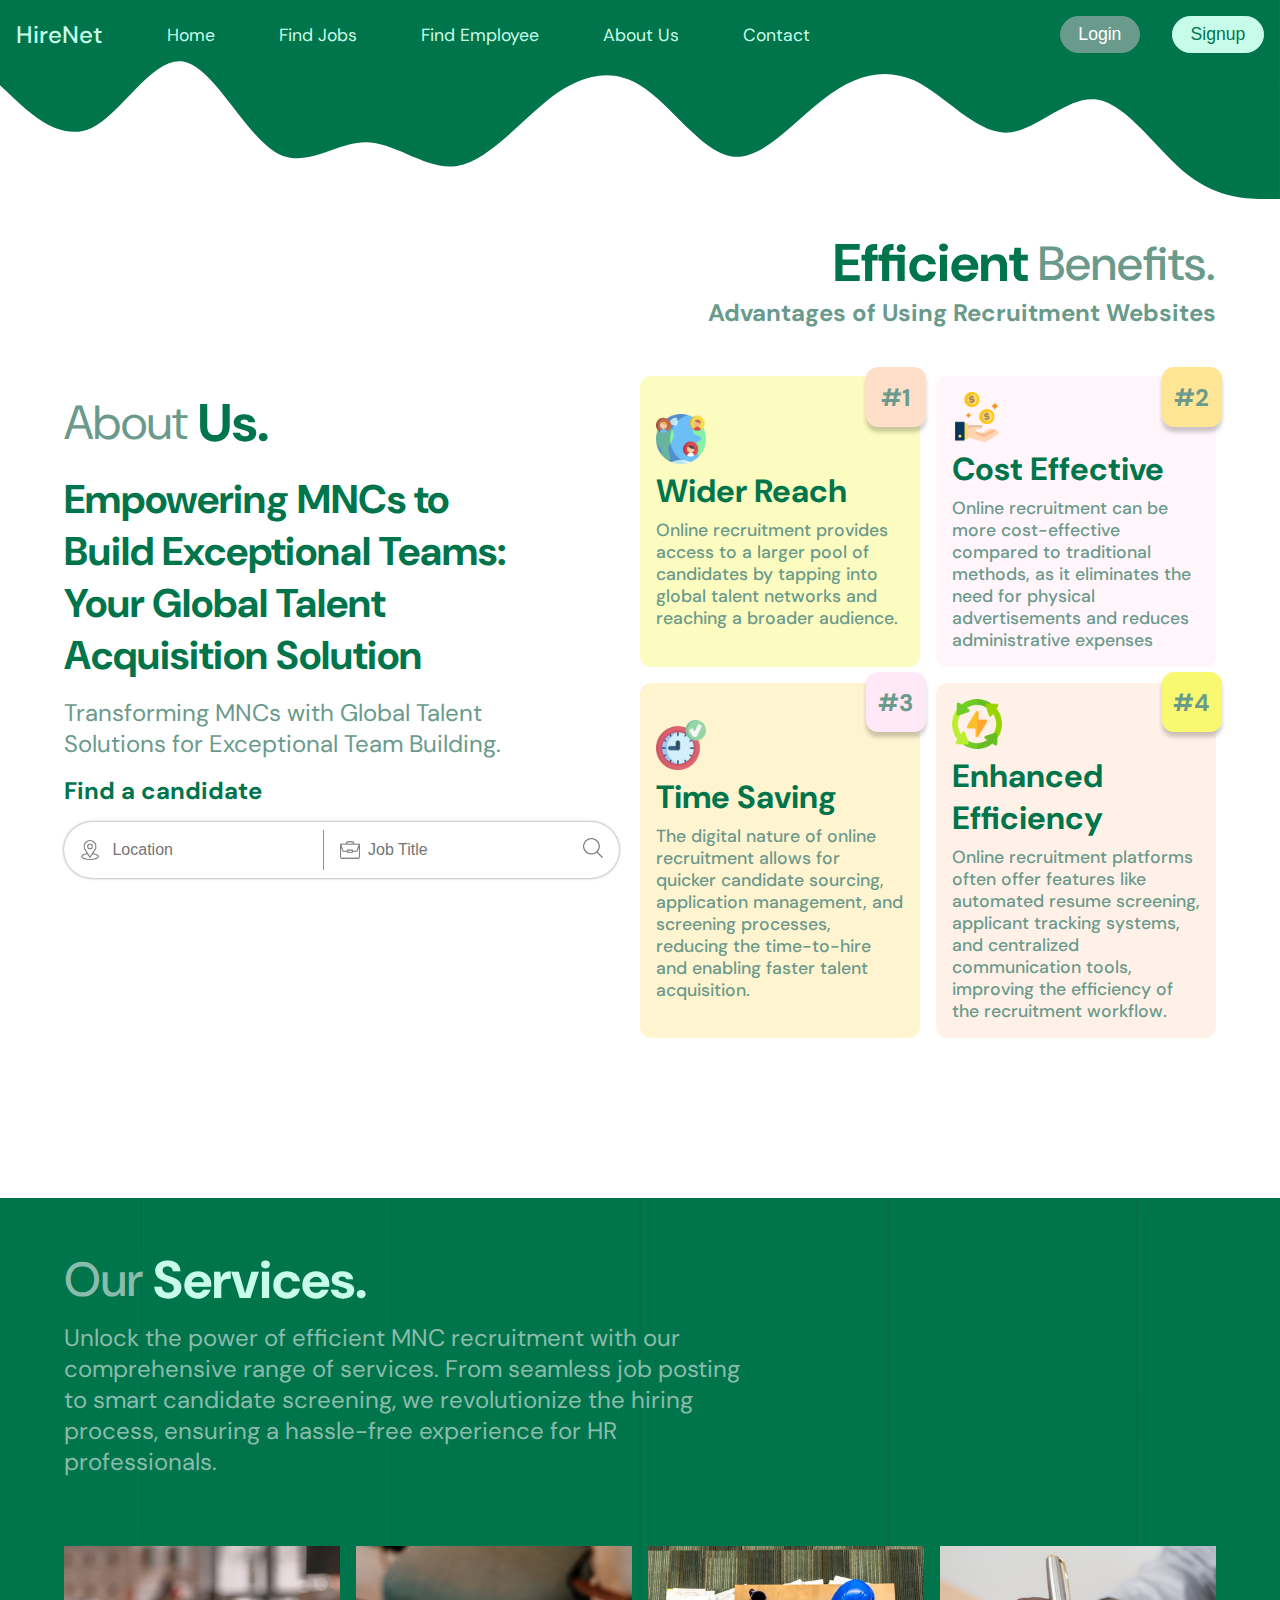
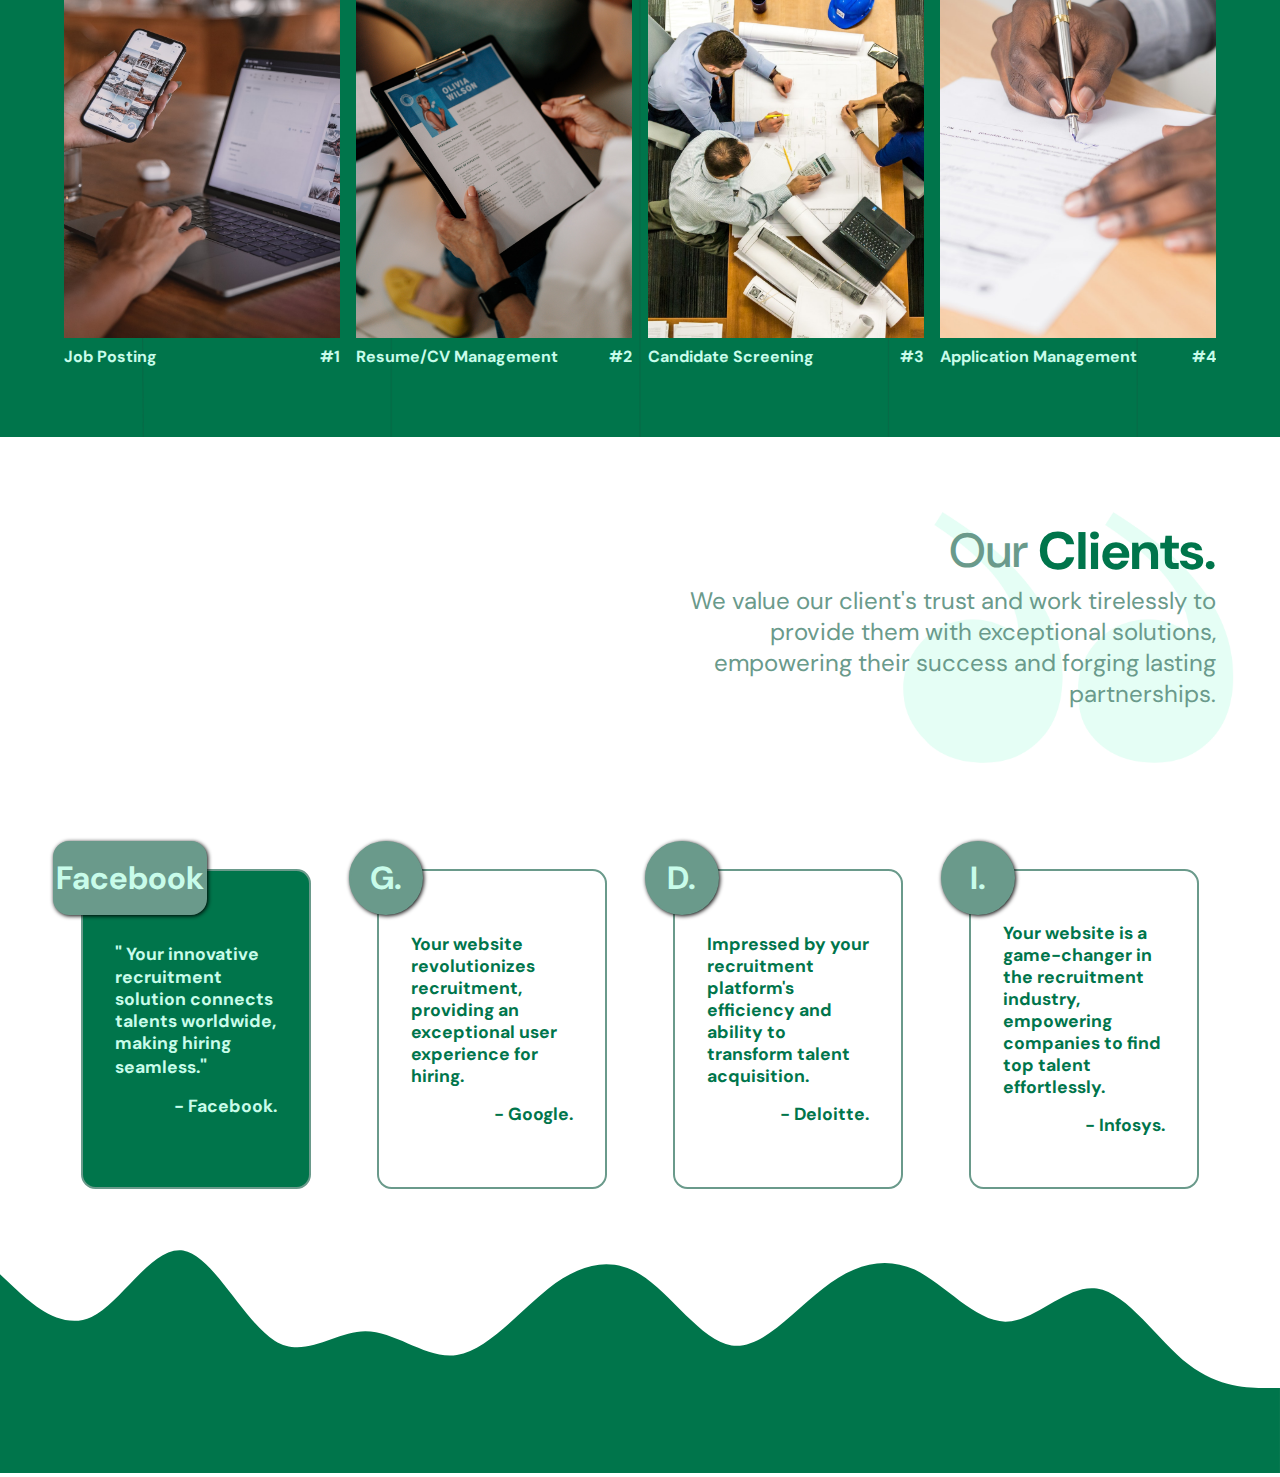
<file: index.html>
<!DOCTYPE html>
<html lang="en">
<head>
    <meta charset="UTF-8">
    <meta name="viewport" content="width=device-width, initial-scale=1.0">
    <link rel="stylesheet" href="./css/LandingPage.css">
    <link rel="preconnect" href="https://fonts.googleapis.com">
<link rel="preconnect" href="https://fonts.gstatic.com" crossorigin>
<link href="https://fonts.googleapis.com/css2?family=DM+Sans:wght@400;500;700&display=swap" rel="stylesheet">
    <title>HireNet</title>
</head>
<body>
    
    <div class="nav-back">
        <svg xmlns="http://www.w3.org/2000/svg" viewBox="0 0 1440 320">
            <path fill="#00754B" fill-opacity="1" d="M0,96L17.1,112C34.3,128,69,160,103,144C137.1,128,171,64,206,69.3C240,75,274,149,309,170.7C342.9,192,377,160,411,160C445.7,160,480,192,514,186.7C548.6,181,583,139,617,112C651.4,85,686,75,720,96C754.3,117,789,171,823,176C857.1,181,891,139,926,112C960,85,994,75,1029,90.7C1062.9,107,1097,149,1131,149.3C1165.7,149,1200,107,1234,112C1268.6,117,1303,171,1337,197.3C1371.4,224,1406,224,1423,224L1440,224L1440,0L1422.9,0C1405.7,0,1371,0,1337,0C1302.9,0,1269,0,1234,0C1200,0,1166,0,1131,0C1097.1,0,1063,0,1029,0C994.3,0,960,0,926,0C891.4,0,857,0,823,0C788.6,0,754,0,720,0C685.7,0,651,0,617,0C582.9,0,549,0,514,0C480,0,446,0,411,0C377.1,0,343,0,309,0C274.3,0,240,0,206,0C171.4,0,137,0,103,0C68.6,0,34,0,17,0L0,0Z"></path>
          </svg>
       </div>
    <div class="main-container">
       
        <nav class="navbar-container">
            <div class="links-main-container">
                <div class="logo">HireNet</div>
                <div class="links-div">
                    
                <ul class="links"><a href="">Home</a></ul>
                <ul class="links"><a href="">Find Jobs</a></ul>
                <ul class="links"><a href="hireingPage.html">Find Employee</a></ul>
                <ul class="links"><a href="">About Us</a></ul>
                <ul class="links"><a href="">Contact</a></ul>
            </div>
            </div>
          
            

            <div class="register-buttons-div">   
                
            <ul><a href="loginPage.html">
                <button class="login-button">Login</button>
              </a></ul>
            <ul>
                <a href="/registerPage.html"> <button class="signup-button">Signup</button></a></ul>
            </div>

            <div class="hamburger">
            <div class="line"></div>
           </div>

           <div class="hamburger-menu">
                <div class="hamburger-links-div">
                    <ul class="hamburger-links"><a href="">Home</a></ul>
                    <ul class="links"><a href="">Find Jobs</a></ul>
                    <ul class="links"><a href="hireingPage.html">Find Employee</a></ul>
                    <ul class="links"><a href="">About Us</a></ul>
                    <ul class="links"><a href="">Contact</a></ul>
                <ul class="hamburger-login-button">
                    <a href="loginPage.html"> <p>Login</p></a>
                    </ul>
                <ul class="hamburger-signup-button">
                    <a  href="/registerPage.html"><p>Signup</p></a></ul>
                </div>
           </div>

        </nav>
        
        
       
    </div>
  
    <section class="intro-section">

        <div class="intro-container">

            <div class="intro-wrapper">
                <!-- <div class="circle"></div> -->
                <div class="introduction">
                    <p>About  <span> Us.</span></p>

                    <p id="dynamic-text" >Empowering MNCs to Build Exceptional Teams: Your Global Talent Acquisition Solution </p>
                    <p id="sub-intro">Transforming MNCs with Global Talent Solutions for Exceptional Team Building.</p>
                    <div class="candidates-container">
                        <h1>Find a candidate</h1>
                        <form class="form" action="resultPage.html" method="GET">
                            <div class="input-bar">
                                <div class="input-holder">
                                    <div class="location-icon"></div>
                                    <input type="text" class="search-bar" id="searchLocation" placeholder=" Location ">
    
                                </div>
                                
                                    <div class="linebreak"></div>
                              
                               
                                <div  class="input-holder">
                                    <div class="job-icon"></div>
                                    <input type="text" class="search-bar" id="searchJob" placeholder="Job Title">
                                </div>
                               <div class="search-div">
                                <button type="submit" id="searchButton"></button>
                               </div>
                            </div>
                        </form>
                     
                        
                        
                    </div>
                </div>
                

                <div class="benefits-main-container-div">
                    
                    
                    <div class="benefits-head-div">
                        <h1 class="benefits-heading"><span>
                            Efficient </span>  Benefits.</h1>
                        <h3 class="benefits-sub-head">Advantages of Using Recruitment Websites</h3>
                    </div>
                  
                <div class="benefits-main-container">
                    <div class="benefits">
                       
                        <div class="benefits-icons benefits-icon1"></div>
                        <h1>Wider Reach </h1>
                        <p>
                            Online recruitment provides access to a larger pool of candidates by tapping into global talent networks and reaching a broader audience.
                        </p>
                    </div>
    
    
                    <div class="benefits">
                       
                        <div class="benefits-icons benefits-icon2"></div>
                        <h1>Cost Effective </h1>
                        <p>
                            Online recruitment can be more cost-effective compared to traditional methods, as it eliminates the need for physical advertisements and reduces administrative expenses
                        </p>
                    </div>
    
                    <div class="benefits ">
                       
                        <div class=" benefits-icons benefits-icon3"></div>
                        <h1>Time Saving </h1>
                        <p>
                            The digital nature of online recruitment allows for quicker candidate sourcing, application management, and screening processes, reducing the time-to-hire and enabling faster talent acquisition.
                        </p>
                    </div>
    
                    <div class="benefits">
                      
                        <div class="benefits-icons benefits-icon4"></div>
                        <h1>Enhanced Efficiency </h1>
                        <p>
                            Online recruitment platforms often offer features like automated resume screening, applicant tracking systems, and centralized communication tools, improving the efficiency of the recruitment workflow.
                        </p>
                    </div>
                </div>
                </div>
            </div>
        </div>

<!-- 
        <div class="scorll-down-btn">
            <div>
              <div class="left"></div>
              <div class="right"></div>
            </div>
          </div> -->
    </section >
    
    

    <section class="services-section">
       
        <div class="services-main-container">
            <div class="services-back-lines"></div>
            <div class="services-wrapper">
                <div class="services-head">
                    <h1 class="services-heading" >Our <span>Services.</span></h1>
                    <p class="services-sub-head">Unlock the power of efficient MNC recruitment with our comprehensive range of services. From seamless job posting to smart candidate screening, we revolutionize the hiring process, ensuring a hassle-free experience for HR professionals.</p>
                </div>
              
                <div class="services-div">
                    <div class="services">
                        <div class="services-img1">
                            <div class="services-box"></div>
                            <div class="services-box"></div>
                            <div class="services-box"></div>
                            <div class="services-box"></div>
                        </div>
                        <div class="services-info">
                            <h1>Job Posting</h1>
                            <h1>#1</h1>
                        </div>
                        
                    </div>
                    <div class="services">

                        <div class="services-img2">
                            <div class="services-box"></div>
                            <div class="services-box"></div>
                            <div class="services-box"></div>
                            <div class="services-box"></div>
                        </div>
                        <div class="services-info">
                        <h1>Resume/CV Management</h1>
                        <h1>#2</h1>
                    </div>
                    </div>
                    <div class="services">
                        <div class="services-img3">
                            <div class="services-box"></div>
                            <div class="services-box"></div>
                            <div class="services-box"></div>
                            <div class="services-box"></div>
                        </div>
                        <div class="services-info">
                            <h1>Candidate Screening</h1>
                            <h1>#3</h1>
                        </div>
                        
                    </div>
                    <div class="services">
                        <div class="services-img4">
                            <div class="services-box"></div>
                            <div class="services-box"></div>
                            <div class="services-box"></div>
                            <div class="services-box"></div>
                        </div>
                        <div class="services-info"> 
                            <h1>Application Management</h1>
                            <h1>#4</h1>
                       
                    </div>

                </div>

            </div>
        </div>
 
    </section>


    <section class="partners-section">

        <div class="partners-main-container">
            

           
            <div class="partners-img"></div>

         
            <div class="partners-wrapper">
               

                <div class="partners-head">
                    <div>
                        <h1>Our <span>Clients.</span></h1>
                <p>We value our client's trust and work tirelessly to provide them with exceptional solutions, empowering their success and forging lasting partnerships.</p>
                    </div>
                    
                </div>
                <div class="partners-div" >
                   <div class="partners" data-before-content="Facebook">
                    <p><span>"</span> Your innovative recruitment solution connects talents worldwide, making hiring seamless.<span>"</span></p>
                    <p>- Facebook.</p>
                   </div>
                   <div class="partners" data-before-content="Google">
                    <p>Your website revolutionizes recruitment, providing an exceptional user experience for hiring.</p>
                    <p>- Google.</p>
                   </div>
                   <div class="partners" data-before-content="Deloitte">
                    <p>Impressed by your recruitment platform's efficiency and ability to transform talent acquisition.</p>
                    <p>- Deloitte.</p>
                   </div>
                   <div class="partners" data-before-content="Infosys">
                    <p>Your website is a game-changer in the recruitment industry, empowering companies to find top talent effortlessly.</p>
                    <p>- Infosys.</p>
                   </div>
                </div>
               
              
               
               
            </div>
        </div>

    </section>


    <footer>
        <div class="footer-back">
            <svg xmlns="http://www.w3.org/2000/svg" viewBox="0 0 1440 320"><path fill="#00754B" fill-opacity="1" d="M0,96L17.1,112C34.3,128,69,160,103,144C137.1,128,171,64,206,69.3C240,75,274,149,309,170.7C342.9,192,377,160,411,160C445.7,160,480,192,514,186.7C548.6,181,583,139,617,112C651.4,85,686,75,720,96C754.3,117,789,171,823,176C857.1,181,891,139,926,112C960,85,994,75,1029,90.7C1062.9,107,1097,149,1131,149.3C1165.7,149,1200,107,1234,112C1268.6,117,1303,171,1337,197.3C1371.4,224,1406,224,1423,224L1440,224L1440,320L1422.9,320C1405.7,320,1371,320,1337,320C1302.9,320,1269,320,1234,320C1200,320,1166,320,1131,320C1097.1,320,1063,320,1029,320C994.3,320,960,320,926,320C891.4,320,857,320,823,320C788.6,320,754,320,720,320C685.7,320,651,320,617,320C582.9,320,549,320,514,320C480,320,446,320,411,320C377.1,320,343,320,309,320C274.3,320,240,320,206,320C171.4,320,137,320,103,320C68.6,320,34,320,17,320L0,320Z"></path></svg>
        </div>
        <div class="footer-main-container">
            
        </div>
    </footer>
</body>
<script src="./js/LandingPage.js"></script>
</html>
</file>
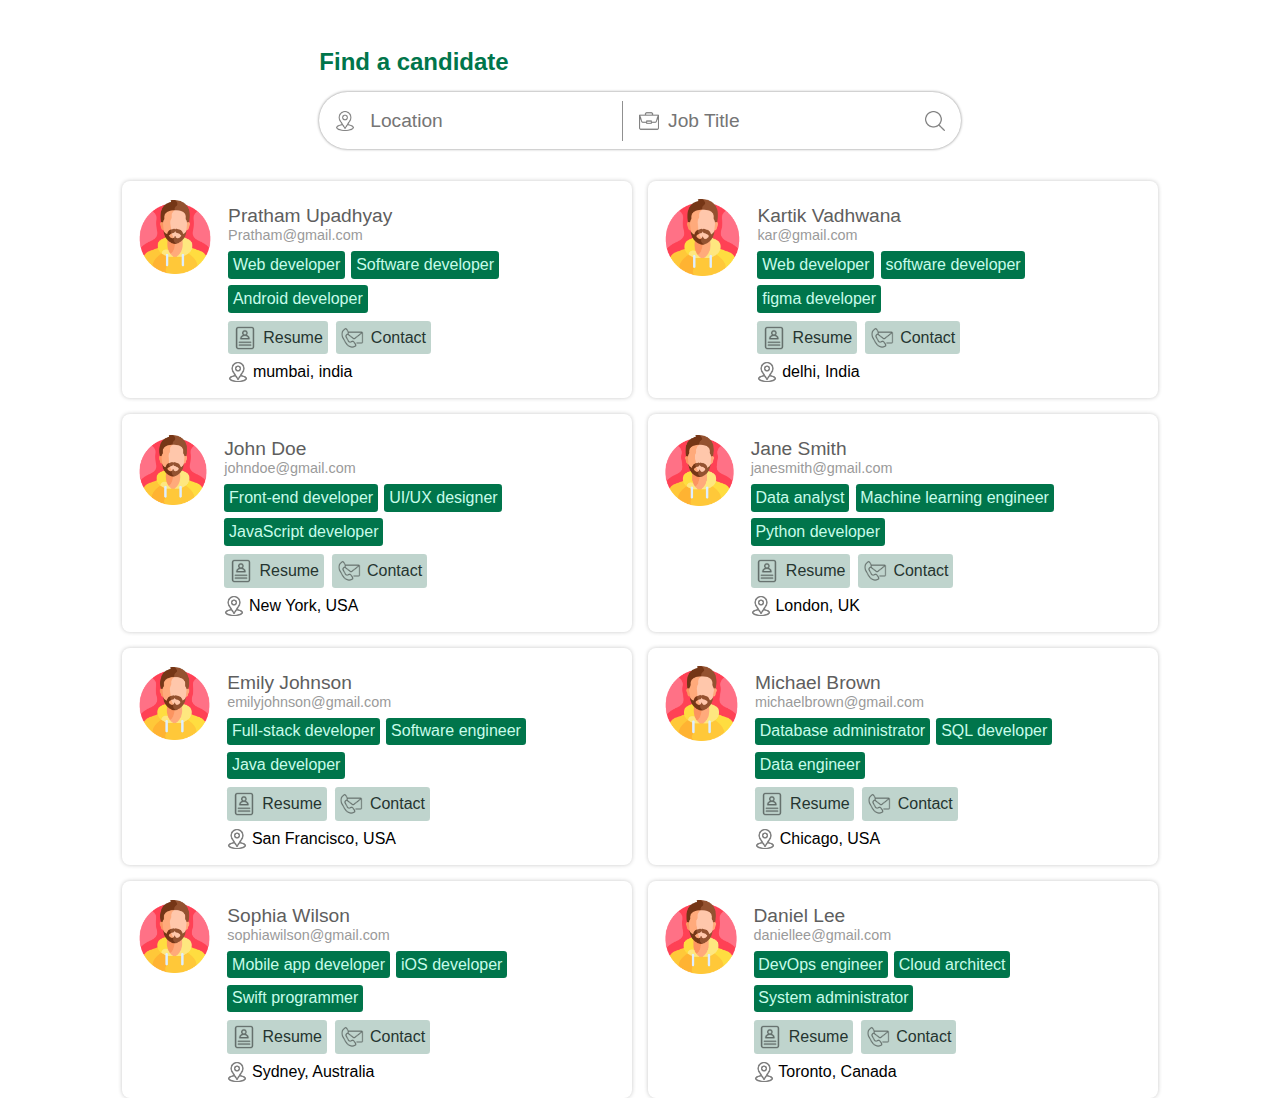
<file: hireingPage.html>
<!DOCTYPE html>
<html lang="en">
<head>
    <meta charset="UTF-8">
    <meta name="viewport" content="width=device-width, initial-scale=1.0">
   
    <link rel="stylesheet" href="./css/hireingPage.css">
    <title>Document</title>
</head>
<body>
    <div class="hireing-main-container">
        <div class="hireing-wrapper">
            <div class="candidates-container">
                <h1>Find a candidate</h1>
                <div class="input-bar">
                    <div>
                        <div class="location-icon"></div>
                        <input type="text" id="searchLocation" placeholder=" Location ">
        
                    </div>
                    
                        <div class="linebreak"></div>
                  
                   
                    <div>
                        <div class="job-icon"></div>
                        <input type="text" id="searchJob" placeholder="Job Title">
                    </div>
                   <div class="search-div">
                    <button id="searchButton"></button>
                   </div>
                </div>
                
                
            </div>
            
    
            <div id="candidates-listing" candidate-holder>
               <template class="candidates-template"  candidate-template>
                <div class="candidates" >
                    <div class="candidates-avatar"> </div>    
                    <div class="candidates-info">
                        <div>
                            <p class="candidate-name" candidate-name></p>
                            <p class="candidate-email" candidate-email ></p>
                        </div>
                       
                        <div class="job-preferences" candidate-preference>
                         
                            
                        </div>
                        <div class="candidate-btns">
                            <div class="candidate-resume">
                                <div class="resume-icon"></div>
                                Resume</div>
                            <div class="candidate-contact"><div class="contact-icon"></div>Contact</div>
                        </div>
                        <div class="location-div">
                            <img src="../imgs/location.png" class="location-icon"></img>
                            <div class="candidate-location" candidate-location></div>
                        </div>
                       
                    </div>
                    
    
                </div> 
               </template>
             
            </div>
        </div>
        
    </div>
   

    <script src="./js/hireingPage.js"></script>
</body>
</html>
</file>
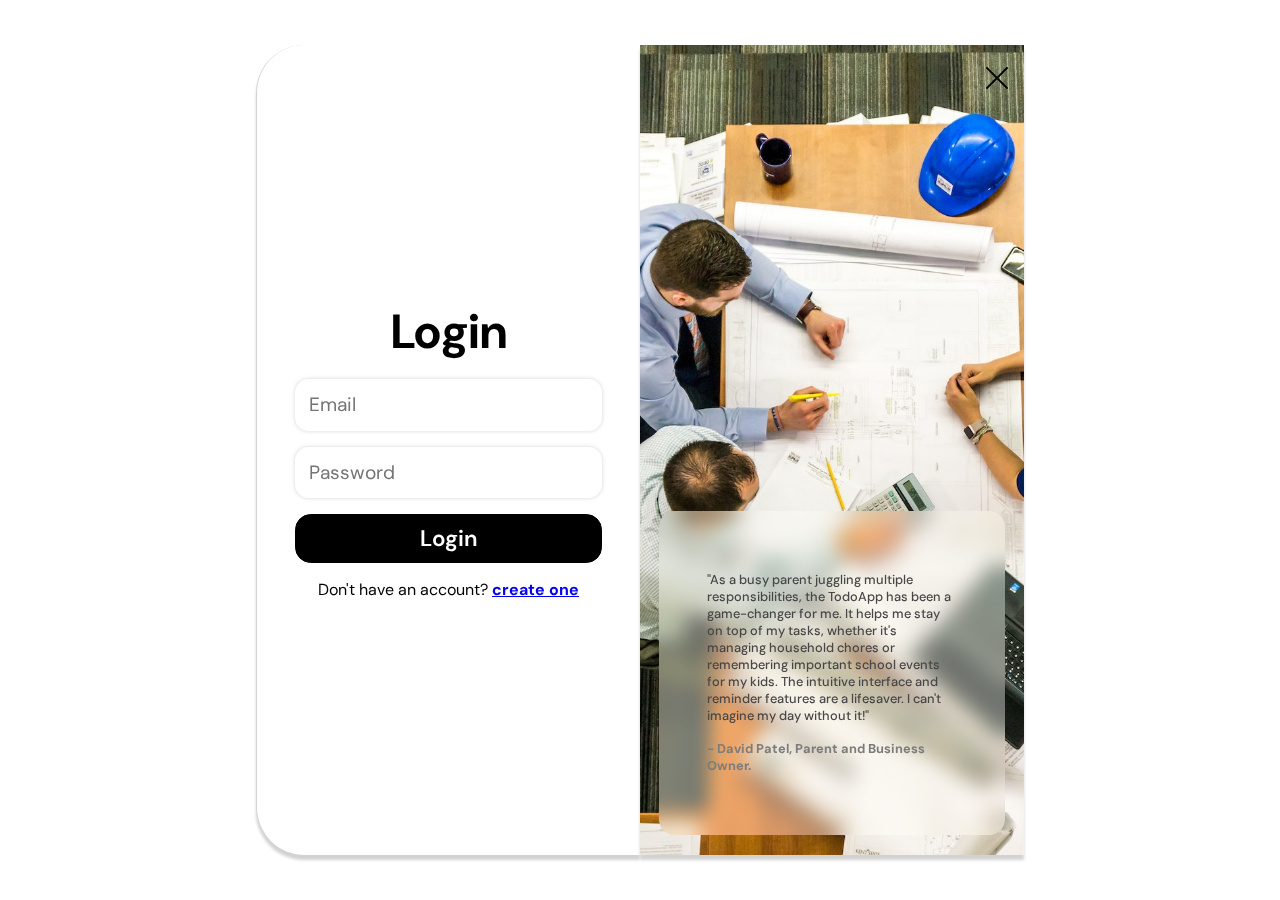
<file: loginPage.html>
<!DOCTYPE html>
<html lang="en">
<head>
    <meta charset="UTF-8">
    <meta name="viewport" content="width=device-width, initial-scale=1.0">
    <link rel="stylesheet" href="./css/loginPage.css">
    <link rel="preconnect" href="https://fonts.googleapis.com">
    <link rel="preconnect" href="https://fonts.gstatic.com" crossorigin>
    <link href="https://fonts.googleapis.com/css2?family=DM+Sans:wght@400;500;700&display=swap" rel="stylesheet">
    <title>Document</title>
</head>
<body>
    <div class="signin_form_container">
        <div class="signup-back"></div>
        <a href="index.html">
            <div
          
            class="cross_btn_div_signup"
          >
            <div class="signup_cross1"></div>
            <div class="signup_cross2"></div>
          </div>
        </a>
       
          <div class="signin_form_wrapper">
            
            <form
           
              class="signin_card_form"
              action=""
              method="post"
            >
              <div class="signup_form_heading">Login</div>
              <div class="input-divs">
        
                <input
                  placeholder="Email"
                  name="emailId"
                 
                />
              </div>
              <div class="input-divs">
                <input
                  placeholder="Password"
                  type="password"
                  name="password"
                  
                />
              </div>
  
              <button class="signup_form_submit_btn">
                Login
              </button>
              <p class="signin-singup-p">
                Don't have an account?
                <a href="registerPage.html"> <span>
                      create one
                    </span></a>
              
              </p>
            </form>
            <div class="signin_imgs">
              <div class="features-display-signin">
                <p>
                  "As a busy parent juggling multiple responsibilities, the
                  TodoApp has been a game-changer for me. It helps me stay on top
                  of my tasks, whether it's managing household chores or
                  remembering important school events for my kids. The intuitive
                  interface and reminder features are a lifesaver. I can't imagine
                  my day without it!"
                </p>
                <h2>- David Patel, Parent and Business Owner.</h2>
              </div>
            </div>
          </div>
        </div>
</body>
</html>
</file>
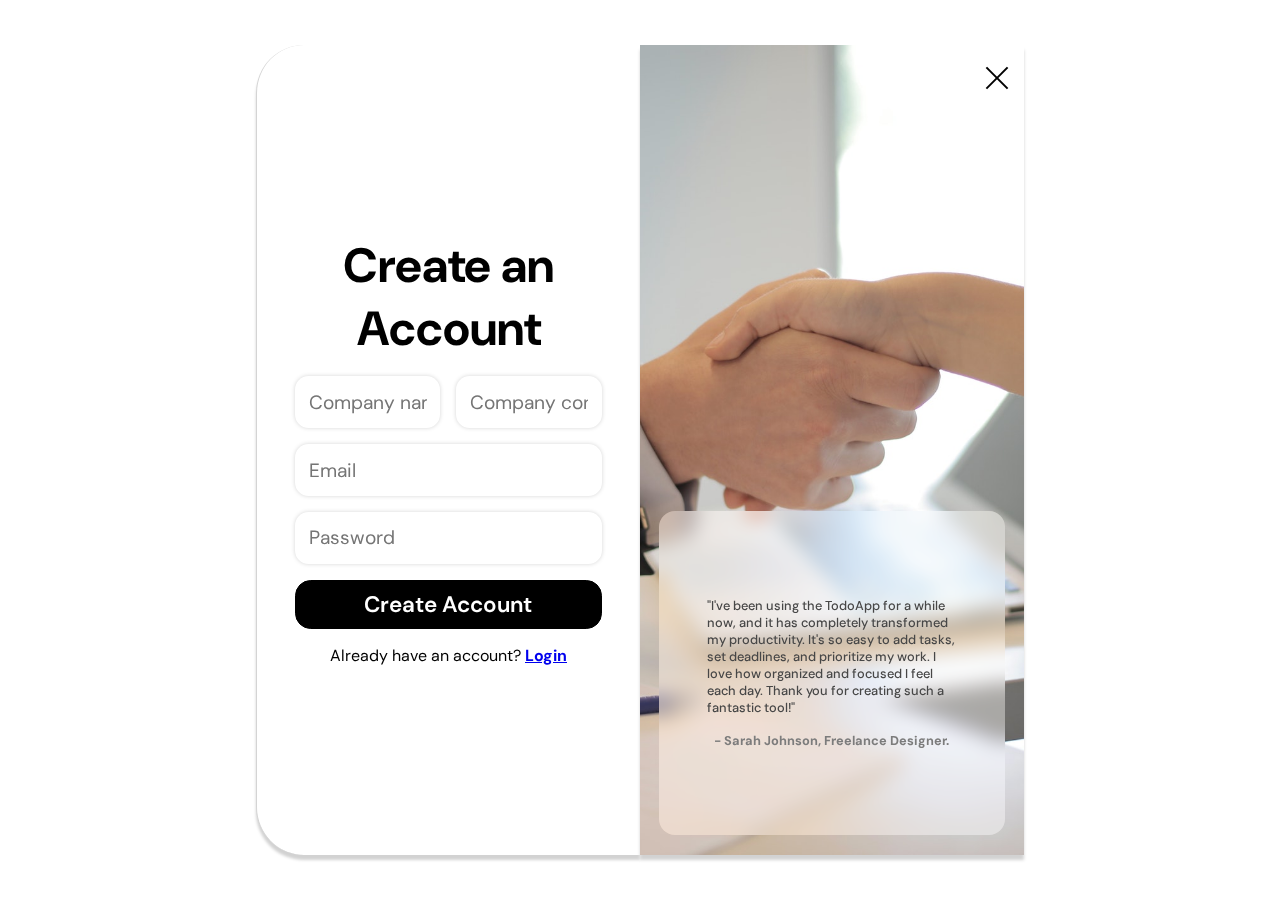
<file: registerPage.html>
<!DOCTYPE html>
<html lang="en">
<head>
    <meta charset="UTF-8">
    <meta name="viewport" content="width=device-width, initial-scale=1.0">
    <link rel="stylesheet" href="./css/registerPage.css">
    <link rel="preconnect" href="https://fonts.googleapis.com">
    <link rel="preconnect" href="https://fonts.gstatic.com" crossorigin>
    <link href="https://fonts.googleapis.com/css2?family=DM+Sans:wght@400;500;700&display=swap" rel="stylesheet">
    <title>Document</title>
</head>
<body>
    
    <div class="signup_form_container">
        <a href="index.html">
            <div
          
          class="cross_btn_div_signup"
        >
          <div class="signup_cross1"></div>
          <div class="signup_cross2"></div>
        </div>
        </a>
        
        <div class="signup_form_wrapper">
          <form
            class="signup_card_form"
          
          >
            <div class="signup_form_heading">Create an Account</div>
            <div class="input-divs-names">
                 <input
                placeholder="Company name"
                name="Companyname"
      
              />
              <input
                placeholder="Company contact"
                name="Companycontact"
          
              />
            </div>

            <div class="input-divs">
        
              <input
                placeholder="Email"
                name="emailId"
              
              />
            </div>
            <div class="input-divs">
              <input
                placeholder="Password"
                type="password"
                name="password"
               
              />
            </div>

            <button type="submit" class="signup_form_submit_btn">
              Create Account
            </button>
            <p class="signup-login-p">
              Already have an account?
              <a href="loginPage.html"> <span>
                  Login
                </span></a>
             
            </p>
          </form>
          <div class="signup_imgs">
            <div class="features-display-signup">
              <p>
                "I've been using the TodoApp for a while now, and it has
                completely transformed my productivity. It's so easy to add
                tasks, set deadlines, and prioritize my work. I love how
                organized and focused I feel each day. Thank you for creating
                such a fantastic tool!"
              </p>
              <h2>- Sarah Johnson, Freelance Designer.</h2>
            </div>
          </div>
        </div>
      </div>
</body>
</html>
</file>
<file: css/LandingPage.css>
*{
    margin: 0;
    padding: 0;
    box-sizing: border-box;
}


.cursor{
    position: absolute;
    width: 20px ;
    z-index: 10;
    border: 3px black solid;
    height: 20px ;
    border-radius: 50%;
    transition: 0.1s;
    transform: translate(50%, -50%);
    box-sizing: border-box;   
}

.cursor.active {
    width: 50px;
    height: 50px;
    border: 3px dashed black;
    animation: cursor-animate 5s linear infinite;
  }

@keyframes cursor-animate {
    0%{
        transform: rotate(0deg);
    }
    100%{
        transform: rotate(360deg);
    }
}

:root{
    --total-brands: 10;
    --logo-width: 12rem;
    --total-logo-width : calc(var(--total-brands)* var(--logo-width) *2);
    --font-color: #00754B;
    --background-color:#C8FCEA;
    --white: #FFFFFF;
    --light-green:#6A9A8B;
    --font-family: 'DM Sans', sans-serif; 
    --heading-size: 3em;
    --before-content: "Hello";
}
.main-container{
    width: 100%;
    position: relative;
    z-index: 1;
    background-color: rgba(255, 255, 255, 0);
    font-family: 'DM Sans', sans-serif;
}
.nav-back{
    position: absolute;
    top: 0;
    width: 100%;
    left: 0;
    z-index: 0;
}
.links-div{
    display: flex;
    justify-content: center;
    align-items: center;
    gap: 4em;
  

}
.links-main-container{
    display: flex;
    justify-content: center;
    align-items: center;
    gap: 4em;
    
}

.logo{
    font-size: 1.5em;
    font-weight: 500;
    color: var(--background-color);
}
.links{
    font-size: 1.1em;
   
    
}
.links a{
    text-decoration: none;
    color: var(--background-color);
}
.navbar-container{
    width: 100%;
    padding: 1em;
    position: relative;
    z-index: 5;
    
    display: flex;
    justify-content: space-between;
    align-items: center;
}
.register-buttons-div{
    display: flex;
    gap: 2em;
    justify-content: center;
    align-items: center;
}

@media (max-width: 1050px) {
    .register-buttons-div{
        display: none;
    }
    .links-div{
        display: none;
    }
}

.login-button{
    padding: 0.4em 1em;
    font-size: 1.1em;
    background-color: var(--light-green);
    color: white;
    border-radius: 2em;
    border: 1px var(--light-green) solid;
 
}
.login-button:hover{
    cursor: pointer;
    background-color: rgba(255, 255, 255, 0);
}

.signup-button{
    padding: 0.4em 1em;
    font-size: 1.1em;
    background-color: var(--background-color);
    color: var(--font-color);
    border-radius: 2em;
    border: 1px var(--background-color) solid;
}
.signup-button:hover{
    cursor: pointer;
    color: white;
    background-color: rgba(255, 255, 255, 0);
}

.hamburger{
    width: 40px;
    height: 40px;
    
    display: flex;
    gap: 0.5em;
    flex-direction: column;
    justify-content: center;
    align-items: center;
}
.hamburger:hover{
    cursor: pointer;
}
.line{
    width: 100%;
    border-radius: 1em;
    height: 3px;
    background-color: black;
    /* transform: translateY(10px) rotate(45deg) ; */
    position: relative;
    transition: all .5s ease;
}
.line::before{
    content: "";
    bottom: 10px;
    height: 3px;
    width: 100%;
    background-color: black;
    position: absolute;
    transition: all .5s ease;
}
.line::after{
    content: "";
    top: 10px;
    height: 3px;
    width: 100%;
    background-color: black;
    position: absolute;
    transition: all .5s ease;
}

.hamburger.open .line {
    transform: translateX(-50px);
    background-color: transparent;
    box-shadow: none;
}
.hamburger.open .line::after {
   transform: rotate(-45deg) translate(35px , 20px);
}
.hamburger.open .line::before {
    transform: rotate(45deg) translate(35px , -20px);
 }



/* Menu */
.hamburger-menu{
    width: 100%;
    position: absolute;
    z-index: 1;
    opacity: 0;
    display: flex;
    left: 0;
    
    top:73px;
    transform: translateY(-130%);
    justify-content: center;
    align-items: center;
    transition: opacity 0.5s ease, transform 0.5s ease;
}
.hamburger-menu.hamburger-clicked{
    opacity: 1;
    transform: translateY(0);
}
.hamburger-links-div{
    display: flex;
    flex-direction: column;
    justify-content: center;
    align-items: center;
    width: 100%;
    position: relative;
    
}
/* scroll down btn  */
.scorll-down-btn{
    position: absolute;
    width: 100px;
    height: 100px;
    bottom: 100px;
    
    bottom: -3%;
    left: 50%;
}
.scorll-down-btn>div{
   animation: scroll-btn-animation 2s ease-in-out infinite;
    
}
@keyframes scroll-btn-animation {
    0%{
        transform: translateY(0px);
    }
    50%{
        transform: translateY(20px);
    }
    
}
.left{
    width: 2px;
    height: 50px;
    position: absolute;
    background-color: black;
    transform: rotate(-45deg);
    left: 30%;
}
.right{
    width: 2px;
    position: absolute;
    height: 50px;
    background-color: black;
    transform: rotate(45deg) ;
    left: 65%;
    
}
.hamburger-links-div>ul{
    width: 100%;
    background-color: var(--background-color);
 
    padding: 1em;
    display: flex;
   
    align-items: center;
    font-size: 1.4em;
    overflow: hidden;
    color: var(--font-color);
    position: relative;
    z-index: 2;
}
.hamburger-links-div>ul::before{
    
    position: absolute;
    z-index: 0;
    content: "";
    width: 50%;
    height: 100%;
    background-image: linear-gradient( to right, #8cf9d3 ,#bef9e4 );
    left: -100%;
    transition: left 0.5s ease,border-bottom-right-radius 0.5s ease , border-top-right-radius 0.5s ease;
}
.hamburger-links-div>ul:hover{
    cursor: pointer;

}
.hamburger-links-div>ul:hover::before{
    left: 0%;
    border-bottom-right-radius: 2em;
    border-top-right-radius: 2em;
}
.hamburger-links-div>ul>a{
    z-index: 0;
    text-decoration: none;
    color: var(--font-color);
}
.hamburger-login-button >p{
    position: relative;
    z-index: 2;
}
.hamburger-signup-button >p{
    position: relative;
    z-index: 2;
}
@media (min-width: 1050px) {
    .hamburger{
        display: none;
    }
    .hamburger-menu{
        display: none;
    }
}


/* circles */
.circle{
    width: 62em;
    height: 55em;
    position: absolute;
    top:0%;
    z-index: 0;
    left: -10%;
    background-color: var(--background-color);
    transition: background-color 0.5s ease , border-radius 0.5s ease;
    border-radius:34% 66% 40% 60% / 54% 40% 60% 46% ;
}
.circle:hover{
    background-color: var(--font-color);
    border-radius: 65% 35% 65% 35% / 18% 62% 38% 82% ;
}

/* Intro section */

.intro-container{
    width: 100%;
    background-color: white;
    display: flex;
    justify-content: center;
    align-items: center;
    padding: 10em 0em;
    
}


.intro-wrapper{
    width: 90%;
    height: 100%;
    display: flex;
    justify-content: space-between;
    align-items: center;
    gap: 4em;
   
}
.introduction{
    display: flex;
    justify-content: center;
    align-items: flex-start;
    flex-direction: column;
    gap: 1em;
    width: 40%;
}
.introduction>p{
    font-family: var(--font-family);
    color: var(--light-green);
    
    font-size: 3em;
    position: relative;
    display: flex;
    justify-content: center;
    align-items: center;
    transition: color 0.5s ease;

}
.introduction>p>span{
    font-family: var(--font-family);
    color: var(--font-color);
    margin-left: 10px;
    font-size: 1.1em;
    font-weight: 700;
}

#dynamic-text{
    font-size: 2.5em;
    font-weight: 700;
    color: var(--font-color);
}
#sub-intro{
    font-size: 1.5em;
    
    color: var(--light-green);
}
.get-started-btn{
    font-weight: 700;
    padding: 0.2em 2em;
    font-size: 1.5em;
    color: var(--font-color);
    border: 2px solid var(--font-color);
    background-color: transparent;
    border-radius: 0.2em;
    z-index: 1;
    transition: color 0.5s ease , border 0.5s ease;
}
.circle:hover + .introduction .get-started-btn{
    color: var(--background-color);
    border: 2px solid var(--background-color);
}

.benefits-main-container-div{
    flex-direction: column;
    display: flex;
    width: 50%;
    height: 100%;
    justify-content: center;
    align-items: flex-end;
    gap: 3em;
}
/* benifits section  */

.benefits-container{
    width: 100%;
    background-color: var(--light-green);
    display: flex;
    justify-content: center;
    padding-bottom: 4em;
    align-items: center;
}
.benefits-wrapper{
    width: 90%;
    display: flex;
    justify-content:center;
    align-items:  flex-start;
    flex-direction: column;
    gap: 2em;
}
.benefits-head-div{
    display: flex;
    flex-direction: column;
    justify-content: center;
    align-items:flex-end;
}
.benefits-heading{
    font-family: var(--font-family);
    color: var(--light-green);
    position: relative;
    display: flex;
    justify-content: center;
    align-items: center;
    font-size: var(--heading-size);
    font-weight: 500;
}
.benefits-heading>span{
    margin-right: 10px;
    font-size: 1.1em;
    font-weight: 700;
    color: var(--font-color);
}
.benefits-sub-head{
    font-family: var(--font-family);
    color: var(--light-green);
    text-align: end;
    font-size: 1.5em;
    display: flex;
    justify-content: center;
    align-items: center;
}
.benefits-main-container{
    display: grid;
    grid-template-columns: repeat(2 ,1fr );
   

    gap: 1em;
}

.benefits{
    font-family: var(--font-family);
    
    border-radius: 0.7em;
    padding: 1em;
    display: flex;
    justify-content: center;
    align-items: flex-start;
    flex-direction: column;
    gap: 0.4em;
    position: relative;
}


@keyframes benefits-animation {
    0%{
        box-shadow: 0px 5px 4px 0px rgba(0, 0, 0, 0.202);
        top: -3%;
    }
    50%{
        box-shadow: 0px 20px 4px 0px rgba(0, 0, 0, 0.202);
        top: -10%;
    }
    100%{
        box-shadow: 0px 5px 4px 0px rgba(0, 0, 0, 0.202);
        top: -3%;
    }
}
.benefits>h1{
    font-weight: 700;
    color: var(--font-color);

}
.benefits>p{
    font-weight: 500;
    color: var(--light-green);
    font-size: 1.1em;

}
.benefits:nth-child(1){
    background-color: rgba(249, 249, 113, 0.443);
}
.benefits:nth-child(1)::before{
    width: 2.5em;
    height: 2.5em;
    background-color:rgb(255, 223, 202);
    position: absolute;
    content: "#1";
    display: flex;
    color: #6A9A8B;
    justify-content: center;
    align-items: center;
    font-family: var(--font-family);
    font-weight: 700;
    font-size: 1.5em;
    right: -2%;
    top: -3%;
    border-radius: 20%;
    box-shadow: 0px 5px 4px 0px rgba(0, 0, 0, 0.202);
}
.benefits:nth-child(1):hover::before,
.benefits:nth-child(2):hover::before,
.benefits:nth-child(3):hover::before,
.benefits:nth-child(4):hover::before
{
    animation: benefits-animation .5s  infinite;
}
.benefits:nth-child(2){
    background-color:  rgb(255, 232, 247,0.443);
   
}
.benefits:nth-child(2)::before{
    width: 2.5em;
    height: 2.5em;
    background-color:rgb(255, 230, 148);
    position: absolute;
    content: "#2";
    display: flex;
    color: #6A9A8B;
    justify-content: center;
    align-items: center;
    font-family: var(--font-family);
    font-weight: 700;
    font-size: 1.5em;
    right: -2%;
    top: -3%;
    border-radius: 20%;
    box-shadow: 0px 5px 4px 0px rgba(0, 0, 0, 0.202);
}
.benefits:nth-child(3){
    background-color:rgb(255, 230, 148,0.443) ;
}
.benefits:nth-child(3)::before{
    width: 2.5em;
    height: 2.5em;
    background-color:rgb(255, 232, 247);
    position: absolute;
    content: "#3";
    display: flex;
    color: #6A9A8B;
    justify-content: center;
    align-items: center;
    font-family: var(--font-family);
    font-weight: 700;
    font-size: 1.5em;
    right: -2%;
    top: -3%;
    border-radius: 20%;
    box-shadow: 0px 5px 4px 0px rgba(0, 0, 0, 0.202);
}
.benefits:nth-child(4){
    background-color: rgb(255, 223, 202 , 0.443);
}
.benefits:nth-child(4)::before{
    width: 2.5em;
    height: 2.5em;
    background-color:rgb(249, 249, 113);
    position: absolute;
    content: "#4";
    display: flex;
    color: #6A9A8B;
    justify-content: center;
    align-items: center;
    font-family: var(--font-family);
    font-weight: 700;
    font-size: 1.5em;
    right: -2%;
    top: -3%;
    border-radius: 20%;
    box-shadow: 0px 5px 4px 0px rgba(0, 0, 0, 0.202);
}
.benefits-icons{
    width: 50px ;
    height: 50px;
}
.benefits-icon1{
    background-image: url("../imgs/world.png");
   
    background-position: center;
    background-size: contain;
    background-repeat: no-repeat;


}

.benefits-icon2{
    background-image: url("../imgs/costEffective.png");
   
    background-position: center;
    background-size: contain;
    background-repeat: no-repeat;


}
.benefits-icon3{
    background-image: url("../imgs/clock.png");
   
    background-position: center;
    background-size: contain;
    background-repeat: no-repeat;


}
.benefits-icon4{
    background-image: url("../imgs/efficency.png");
  
    background-position: center;
    background-size: contain;
    background-repeat: no-repeat;


}


/* intro benefits tab  */

@media (max-width: 1260px) {
    .intro-wrapper{
        flex-direction: column;
    }
    .benefits-main-container-div{
        width: max(80% , 500px) ;
    }
    
    .introduction{
        
        width: max(80% , 500px) ;
    }
}


/* services section  */


.services-main-container{
    display: flex;
    justify-content: center;
    align-items: center;
    width: 100%;
    background-color: var(--font-color);
    padding-top: 3em;
    position: relative;
}
.services-back-lines{
    position: absolute;
    top: 0;
    z-index: 1;
    width: 100%;
    opacity: 0.6;
    height: 100%;
    background-image: url("../imgs/backLines.png");
    background-position: center;
    background-size: cover;
    background-repeat: no-repeat;
}
.services-wrapper{
    width: 90%;
    display: flex;
    flex-direction: column;
    position: relative;
    z-index: 2;
    
}
.services-head{
    display: flex;
    flex-direction: column;
    gap: 0.5em;
    width: 60%;
}
.services-sub-head{
    font-family: var(--font-family);
    color: #8bbbac;
   
    font-size: 1.5em;
    
}
.services-heading{
    font-family: var(--font-family);
    color: var(--background-color);
    position: relative;
    width: fit-content;
    display: flex;
    justify-content:center ;
    align-items: center;
    font-size: var(--heading-size);
    font-weight: 500;
    color: #8bbbac;
}
.services-heading>span{
    margin-left: 10px;
    font-size: 1.1em;
    font-weight: 700;
   color: var(--background-color);
}
.services-div{
    display: flex;
    gap: 1em;

}

/* 
@media (min-width:1190px) {
    .services-div{
        grid-template-columns: repeat(4 , 1fr);
    }
    
} */
.services{
    flex: 1;
    position: relative;
    height: 35em;
    

   
    font-family: var(--font-family);
    transition: color 0.3s ease;
    display: flex;
    flex-direction: column;
    justify-content: center;
    align-items: flex-start;
    gap: 0.5em;
}
.services-img1:hover .services-box:nth-child(1),
.services-img2:hover .services-box:nth-child(1),
.services-img3:hover .services-box:nth-child(1),
.services-img4:hover .services-box:nth-child(1){
    left: 0%;

}
.services-box:nth-child(1){
    position: absolute;
    width: 5%;
    height: 100%;
    left: -10%;
    background-color: var(--font-color);
    transition: left 0.5s ease;
}
.services-img1:hover .services-box:nth-child(2),
.services-img2:hover .services-box:nth-child(2),
.services-img3:hover .services-box:nth-child(2),
.services-img4:hover .services-box:nth-child(2){
    top: 0%;

}
.services-box:nth-child(2){
    position: absolute;
    width: 100%;
    height: 5%;
    top: -10%;
    background-color: var(--font-color);
    transition: top 0.5s ease;
}
.services-img1:hover .services-box:nth-child(3),
.services-img2:hover .services-box:nth-child(3),
.services-img3:hover .services-box:nth-child(3),
.services-img4:hover .services-box:nth-child(3){
    right: 0%;

}
.services-box:nth-child(3){
    position: absolute;
    width: 5%;
    height: 100%;
    right: -10%;
    background-color: var(--font-color);
    transition: right 0.5s ease;
}
.services-img1:hover .services-box:nth-child(4),
.services-img2:hover .services-box:nth-child(4),
.services-img3:hover .services-box:nth-child(4),
.services-img4:hover .services-box:nth-child(4)
{
    bottom: 0%;

}
.services-box:nth-child(4){
    position: absolute;
    width: 100%;
    height: 5%;
    bottom: -10%;
    background-color: var(--font-color);
    transition: bottom 0.5s ease;
}

.services-img1:hover + .services-info::before,
.services-img2:hover + .services-info::before,
.services-img3:hover + .services-info::before,
.services-img4:hover + .services-info::before{
    bottom: 100%;
}
.services-info{
    height: auto;
    width: 100%;
    display: flex;
    justify-content: space-between;
    position: relative;
    overflow: hidden;
}
.services-info::before{
    width: 100%;
    height: 100%;
    background-color: var(--font-color);
    position: absolute;
    bottom: -100%;
    left: 0;
    content: "";
    z-index: 4;
    transition: bottom 0.7s ease;

}
.services-info>h1{
    position: relative;
    z-index: 1;
    color: var(--background-color);
}
.services-info>p{
    position: relative;
    z-index: 1;
    color: var(--background-color);
}

@media (max-width:1550px) {
    .services-info>h1{
        font-size: 1em;
    }
    .services-info>p{
        font-size: 1em;
    }
    
}
@media (max-width:1000px) {

    .services-div{
        display: grid;
        grid-template-columns: repeat(2 , 1fr);
    }
    .services-info>h1{
        font-size: 1.5em;
    }
    .services-info>p{
        font-size: 1.5em;
    }
}
.services-img1{
    position: relative;
    display: flex;
    justify-content: center;
    align-items: center;
    
    overflow: hidden;
    width: 100%;
    height: 70%;
    background-image: url("../imgs/jobPosting.jpg");
    background-size: cover;
    background-position: center;
    background-repeat: no-repeat;
   
}
.services-img1:hover::before,.services-img2:hover::before,.services-img3:hover::before,.services-img4:hover::before{
    background-color: rgba(0, 0, 0, 0.5);
    color: rgb(255, 255, 255);
}
.services-img1::before{
    background-color: rgba(0, 0, 0, 0);
    height: 76%;
    width: 76%;
    
    display: flex;
    justify-content: center;
    align-items: center;
    content: "Effortlessly reach qualified candidates by creating and posting job vacancies.";
    font-size: 1.3em;
    font-weight: 700;

    color: rgba(255, 255, 255, 0);
    padding: 10px;
    position: absolute;
   
    transition: background-color 1s ease,color 1s ease;
}
.services-img2::before{
    background-color: rgba(0, 0, 0, 0);
    height: 76%;
    width: 76%;
    
    display: flex;
    justify-content: center;
    align-items: center;
    content: "Efficiently manage and organize candidate resumes or CVs.";
    font-size: 1.3em;
    font-weight: 700;

    color: rgba(255, 255, 255, 0);
    padding: 10px;
    position: absolute;
   
    transition: background-color 1s ease,color 1s ease;
}
.services-img3::before{
    background-color: rgba(0, 0, 0, 0);
    height: 76%;
    width: 76%;
    
    display: flex;
    justify-content: center;
    align-items: center;
    content: "Save time and resources by pre-screening candidates.";
    font-size: 1.3em;
    font-weight: 700;

    color: rgba(255, 255, 255, 0);
    padding: 10px;
    position: absolute;
   
    transition: background-color 1s ease,color 1s ease;
}
.services-img4::before{
    background-color: rgba(0, 0, 0, 0);
    height: 76%;
    width: 76%;
    
    display: flex;
    justify-content: center;
    align-items: center;
    content: "Centralize and streamline the management of job applications.";
    font-size: 1.3em;
    font-weight: 700;

    color: rgba(255, 255, 255, 0);
    padding: 10px;
    position: absolute;
   
    transition: background-color 1s ease,color 1s ease;
}
.services-img2{
    position: relative;
    width: 100%;
    height: 70%;
    display: flex;
    justify-content: center;
    align-items: center;
    overflow: hidden;
    background-image: url("../imgs/resume.jpg");
    background-size: cover;
    background-position: center;
    background-repeat: no-repeat;

}
.services-img3{
    position: relative;
    width: 100%;
    height: 70%;
    display: flex;
    justify-content: center;
    align-items: center;
    overflow: hidden;
    background-image: url("../imgs/candidate.jpg");
    background-size: cover;
    background-position: center;
    background-repeat: no-repeat;

}
.services-img4{
    position: relative;
    width: 100%;
    height: 70%;
    display: flex;
    justify-content: center;
    align-items: center;
    overflow: hidden;
    background-image: url("../imgs/applicaiton.jpg");
    background-size: cover;
    background-position: center;
    background-repeat: no-repeat;

}


/* partners section  */


  .partners-main-container{
    width: 100%;
    
    display: flex;
    justify-content: center;
    position: relative;
    align-items: center;
  }
  .partners-img{
    width: 100%;
    height: 100%;
    position: absolute;
    top: 0;
    background-image: url("../imgs/D.png");
    background-size: cover;
    background-position: center;
    background-repeat: no-repeat;
    
    z-index: -1;
  }
  .partners-wrapper{
    width: 90%;
    gap: 10em;
    display: flex;
    flex-direction: column;
    justify-content: space-around;
    align-items: center;
  
    
  }
  .partners-head{
   
    padding-top: 5em;
    display: flex;
    width: 100%;
    height: 100%;
    flex-direction: column;
    justify-content: flex-start;
    align-items: flex-end;
   
  }
  .partners-head>div>h1{
    font-family: var(--font-family);
    color: var(--light-green);
    position: relative;
    width: fit-content;
    display: flex;
    justify-content:center ;
    font-size: var(--heading-size);
    align-items: center;
    font-weight: 500;
    
  }
  .partners-head>div{
    display: flex;
    width: 50%;
    flex-direction: column;
    justify-content: center;
    align-items: flex-end;
   
  }
  .partners-head>div>p{
    font-size: 1.5em;
    text-align: end;
    font-family: var(--font-family);
    color: var(--light-green);
  }
  .partners-head>div>h1>span{
    margin-left: 10px;
    font-size: 1.1em;
    color: var(--font-color);
    font-weight: 700;
}
  .partners-div{
    width: 100%;
    
    
    display: flex;
    flex-direction: row;
    justify-content: center;
    gap: 4em;
    align-items: flex-start;
   
   
  }
  .partners{
    width: 20%;
    border-radius: 0.9em;
    min-height: 20em;
    max-height: auto;
  
    border: 2px var(--light-green) solid;
    position: relative;
    display: flex;
    flex-direction: column;
    justify-content: center;
    align-items: flex-end;
    padding: 2em;
    gap:1em;
  

}
.partners>p{
  
    font-family: var(--font-family);
    font-size: 1.4em;
    color: var(--font-color);
    font-weight: 700;


}

.partners>p>span{
    font-size: 1.1em;
}
  .partners:nth-child(1):before,
  .partners:nth-child(2):before,.partners:nth-child(3):before,.partners:nth-child(4):before{
    
    position: absolute;
    width: 100px;
    display: flex;
    justify-content:center;
    align-items: center;
    overflow: hidden;
    font-size: 2em;
    
    font-weight: 700;
    font-family: var(--font-family);
    color: var(--background-color);
    height: 100px;
    background-color: var(--light-green);
    top: -50px;
    left: -50px;
    border: 2px var(--light-green) solid;
    border-radius: 50%;
    transition: width 0.3s ease , height 0.3s ease , border-radius 0.3s ease;
    box-shadow: 1px 1px 4px 0px black;
}

.partners:nth-child(1):before
  {
    content: "F.";
  }
  .partners:nth-child(2):before
  {
    content: "G.";
  }
  .partners:nth-child(3):before
  {
    content: "D.";
  }
  .partners:nth-child(4):before
  {
    content: "I.";
  }
.partners.clicked {
    background-color: var(--font-color);
}
.partners.clicked::before{
    width: 250px;
    height: 100px;
    border-radius: 0.5em;
    content: attr(data-before-content);
    animation: bounce-animation 3s infinite;}

@keyframes bounce-animation {
    0%{
        box-shadow: 0px 5px 4px 0px rgba(0, 0, 0, 0.202);
        top: -50px;
    }
    50%{
        box-shadow: 0px 20px 4px 0px rgba(0, 0, 0, 0.202);
        top: -70px;
    }
    100%{
        box-shadow: 0px 5px 4px 0px rgba(0, 0, 0, 0.202);
        top: -50px;
    }
}
.partners.clicked p{
    color: var(--background-color);
}
@media (max-width: 1450px) {
    .partners-div{
        
        justify-content: space-around;
        gap: 2em;
        
       
      }
    .partners:nth-child(1):before,
    .partners:nth-child(2):before,.partners:nth-child(3):before,.partners:nth-child(4):before{
      
      width: 70px;
      height: 70px;
      top: -30px;
    left: -30px;
  }
  .partners.clicked::before{
    width: 150px;
    height: 70px;
    
    
}
.partners>p{
  
    
    font-size: 1.1em;
    

}

}
@media (max-width:1000px) {
    .partners-div{
        
        display: grid;
        grid-template-columns: repeat(2,1fr);
       
       
       
      }
      .partners{
        width: 100%;
        min-height: 15em;
        max-height: auto;
      }
    
}


/* search bar  */
.candidates-container{
    display: flex;
    width: 100%;
  
    flex-direction: column;
    justify-content: center;
    align-items: flex-start;
    gap: 1em;

}
.candidates-container>h1{
    font-size: 1.5em;
    font-family: var(--font-family);
    color: var(--font-color);

}
.input-bar{
    
    background-color: white;
    box-shadow: 0px 0px 3px 0px  grey;
    border-radius: 2em;
    display: flex;
    justify-content: center;
    align-items: center;
    padding: 0.5em 1em;
}
.input-holder{
    
    display: flex;
    justify-content: center;
    align-items: center;
}
.location-icon{
    background-image: url("../imgs/location.png");
    width: 20px;
    height: 20px;
    opacity: 0.5;
    background-position: center;
    background-repeat: no-repeat;
    background-size: contain;
}
.search-bar{
    border-radius: 2em;
    font-size: 1.2em;
    outline: none;
    border: none;
 
    padding: 0.5em 0.5em;

}

@media (max-width:1400px) {
    .search-bar{
        font-size: 1em;
    }
    
}
@media (max-width:600px) {
    .search-bar{
        font-size: 0.7em;
    }
    .benefits-main-container{
        
        grid-template-columns: repeat(1 , 1fr);
        
    }
    .services-div{
        grid-template-columns: repeat(1 , 1fr);
    }
    .partners-div{
        grid-template-columns: repeat(1 , 1fr);
    }

    
}

@media (max-width: 540px) {
    .benefits-main-container-div {
        align-items: center;
    }
    .benefits{
        width: 20em;
    }
    .introduction{
        width: 20em;
    }
    .input-bar{
        padding: 0.1em 0.2em;
    }
    .input-holder{
        width:8em;
    }
    .introduction>p{
        font-size: 2em;
    }
    #dynamic-text{
        font-size: 1.5em;
    }
    #sub-intro{
        font-size: 1em;
    }
    .candidates-container>h1{
        font-size: 1em;
    }
    .benefits-heading{
        font-size: 2em;
    }
    .benefits-sub-head{
        font-size: 1em;
    }
    .services-heading{
        font-size: 2em;
    }
    .services-sub-head{
        font-size: 1em;
    }
    .services{
        height: 20em;
    }

    .partners-head>div>h1{
        font-size: 2em;
    }
    .partners-head>div>p{
        font-size: 1em;
    }
}
.job-icon{
    background-image: url("../imgs/job.png");
    width: 20px;
    height: 20px;
    opacity: 0.5;
    background-position: center;
    background-repeat: no-repeat;
    background-size: contain;
}
#searchButton{
    background-image: url("../imgs/search.png");
    width: 20px;
    height: 20px;
    border: none;
    background-color: white;
    opacity: 0.5;
    background-position: center;
    background-repeat: no-repeat;
    background-size: contain;
}
#searchButton{
    cursor: pointer;

}

.linebreak{
    height: 40px;
    margin-right: 1em;
    width: 1px;
    background-color: rgb(144, 144, 144);
}
</file>
<file: css/hireingPage.css>
*{
    margin: 0;
    padding: 0;
    box-sizing: border-box;
}

:root{
    --total-brands: 10;
    --logo-width: 12rem;
    --total-logo-width : calc(var(--total-brands)* var(--logo-width) *2);
    --font-color: #00754B;
    --background-color:#C8FCEA;
    --white: #FFFFFF;
    --light-green:#6A9A8B;
    --font-family: 'DM Sans', sans-serif; 
    --heading-size: 3em;
    --before-content: "Hello";
}
/* search bar  */
.hireing-wrapper{
    padding-top: 3em;
    width: 90%;
    height: 100%;
    display: flex;
    align-items: center;
    flex-direction: column;

    gap: 2em;
}
.candidates-container{
    display: flex;

  
    flex-direction: column;
    justify-content: center;
    align-items: flex-start;
    gap: 1em;

}
.candidates-container>h1{
    font-size: 1.5em;
    font-family: var(--font-family);
    color: var(--font-color);

}
.input-bar{
    background-color: white;
    box-shadow: 0px 0px 3px 0px  grey;
    border-radius: 2em;
    display: flex;
    justify-content: center;
    align-items: center;
    padding: 0.5em 1em;
   
}
.input-bar>div{
   
    display: flex;
    
    align-items: center;
}
.location-icon{
    background-image: url("../imgs/location.png");
    width: 20px;
    height: 20px;
    opacity: 0.5;
    background-position: center;
    background-repeat: no-repeat;
    background-size: contain;
}
#searchLocation{
    border-radius: 2em;
    font-size: 1.2em;
    outline: none;
    border: none;
    width: 90%;
    padding: 0.5em 0.5em;

}
#searchJob{
    border-radius: 2em;
    font-size: 1.2em;
    outline: none;
    border: none;
    width: 90%;
    padding: 0.5em 0.5em;

}
.job-icon{
    background-image: url("../imgs/job.png");
    width: 20px;
    height: 20px;
    opacity: 0.5;
    background-position: center;
    background-repeat: no-repeat;
    background-size: contain;
}
#searchButton{
    background-image: url("../imgs/search.png");
    width: 20px;
    height: 20px;
    border: none;
    background-color: white;
    opacity: 0.5;
    background-position: center;
    background-repeat: no-repeat;
    background-size: contain;
}
#searchButton{
    cursor: pointer;

}

.linebreak{
    height: 40px;
    margin-right: 1em;
    width: 1px;
    background-color: rgb(144, 144, 144);
}


.hireing-main-container{
    width: 100%;
   
    height: 100vh;
    display: flex;
    flex-direction: column;
    
    align-items: center;
  
}
#candidates-listing{
    width: 90%;
    display: grid;
    grid-template-columns: repeat(auto-fit, minmax(min(22rem , 100%) , 1fr));
    gap: 1em;
    justify-content:center;
}
.candidates{
    
    border-radius: 0.5em;
    box-shadow: 0px 0px 4px 0px rgb(200, 200, 200);
    display: flex;
    justify-content: center;
    gap: 1em;
    align-items: flex-start;
    padding: 1em;
}
.candidates-avatar{
    background-image: url("../imgs/Avatar.png");
    width: 5em;
    background-repeat: no-repeat;
    background-size: contain;
    background-position: center;
    height: 5em;
}
.candidates-info{
    padding-top: 0.5em;
    display: flex;
    justify-content: center;
    font-family: var(--font-family);
    flex-direction: column;
    gap: 0.5em;
}
.candidate-name{
    font-size: 1.2em;
    font-weight: 500;
    color: rgb(94, 94, 94);
}
.candidate-email{
    font-size: 0.9em;
    font-weight: 500;
    color: rgb(154, 154, 154);
}
.job-preferences{
    display: flex;
    flex-wrap: wrap;
    
    gap: 0.4em;
    align-items: center;
}
.job-preferences>p{
    color: var(--background-color);
    background-color: #00754B;
    padding: 0.3em;
    border-radius: 0.2em;
    
}
.candidate-btns{
    display: flex;
    gap: 0.5em;
}
.location-div{
    display: flex;
    gap: 0.3em;
    align-items: center;
}
.candidate-resume{
    padding: 0.3em 0.3em;
    display: flex;
    background-color: #6a9a8b6d;
    border-radius: 0.2em;
    border: none;
    display: flex;
    justify-content: flex-start;
    gap: 0.4em;
    align-items: center;
    font-weight: 500;
    color: #253530;
}
.candidate-resume:hover{

}
.candidate-contact{
    border: none;
    padding: 0.3em 0.3em;
    display: flex;
    background-color: #6a9a8b6d;
    border-radius: 0.2em;
   
    display: flex;
    justify-content: flex-start;
    gap: 0.4em;
    align-items: center;
    font-weight: 500;
    color: #253530;
}
.resume-icon{
    width: 1.5em;
    opacity: 0.5;
    background-image: url("../imgs/cv.png");
    background-position: center;
    background-repeat: no-repeat;
    background-size: contain;

    height: 1.5em;
}
.contact-icon{
    width: 1.5em;
    opacity: 0.5;
    background-image: url("../imgs/contact.png");
    background-position: center;
    background-repeat: no-repeat;
    background-size: contain;

    height: 1.5em;
}
.candidate-location{
    display: flex;
    gap: .4em;

    align-items: center;

}
.hide{
    display: none;
}
</file>
<file: css/loginPage.css>
*{
    box-sizing: border-box;
    padding: 0;
    margin: 0;
}

:root{
    --blue-color: rgb(65, 166, 255);
    --light-grey: rgb(247, 247, 247);
    --font: 'DM Sans', sans-serif; 
}

.signin_form_container{
    position: fixed;
    width: 100%;
    height: 100vh;
    display: flex;
    z-index: 1;
    justify-content: center;
    align-items: center;
}


.cross_btn_div_signup{
    width: 30px;
    height: 30px;
    position:absolute;
    z-index: 1;
    top: 7%;
    right: 21%;
}
.cross_btn_div_signup:hover{
    cursor: pointer;
}
.signup_cross1{
    width: 2px;
    background-color: rgb(0, 0, 0);
    height: 100%;
    position: absolute;
  
    transform: translateX(15px) rotate(45deg);

}

.signup_cross2{
    position: absolute;
    width: 2px;
    background-color: rgb(0, 0, 0);
    height: 100%;
    transform: translateX(15px) rotate(-45deg);
}

.signin-back{
    width: 100%;
    height: 100%;
    z-index: -1;
    position: absolute;
    background-color: rgba(0, 0, 0, 0.34);
}
.signin_form_wrapper{
    width: 60%;
    height: 90%;
    display: flex;
    justify-content: center;
}

.signin_card_form{
    width: 50%;
    position: relative;
    border-left: 1px rgb(212, 212, 212) solid;
 
    box-shadow: 0px 5px 3px 0px rgb(210, 210, 210);
    border-top-left-radius: 3em;
    border-bottom-left-radius: 3em;
    display: flex;
    flex-direction: column;
    justify-content: center;
    align-items: center;
    gap: 1em;
    height: 100%;

    background-color: white;
}
.signin_imgs{
    width: 50%;
    height: 100%;
    background-image: url("../imgs/candidate.jpg");
    background-position: center;
    background-size: cover;
    background-repeat: no-repeat;
    position: relative;
    box-shadow: 0px 5px 3px 0px rgb(210, 210, 210);
}
.features-display-signin{
    background: rgba(255, 255, 255, 0.4);
    border-radius: 1em;
    padding: 0em 3em;
    display: flex;
    flex-direction: column;
    justify-content: center;
    gap: 1em;
    align-items: center;
    backdrop-filter: saturate(180%) blur(10px);
    position: absolute;
    width: 90%;
    height: 40%;
    left: 5%;
    bottom: 2.5%;
    font-family: var(--font);
}
.features-display-signin p{
    font-size: 1vw;
    font-weight: 500;
    color: rgb(71, 71, 71);
    


}
.features-display-signin h2{
    font-size: 1vw;
    color: rgb(124, 124, 124);
}
.signup_form_heading{
    font-size: 3.0em;
    font-family: var(--font);
    font-weight: 700;

}
.input-divs{
    width: 80%;
}
.input-divs>input{
    width: 100%;
    border-radius: 0.7em;
    background-color: rgb(255, 255, 255);
    font-size: 1.2em;
    border: none;
    font-family: var(--font);
    font-weight: 400;
    padding: 0.7em;
    /* border: 1px rgb(196, 196, 196) solid; */
    box-shadow: 0px 0px 4px 0px rgb(213, 213, 213);

}
.input-divs>input:focus{
    outline: none;
}


.signup_form_submit_btn{
    width: 80%;
    padding: 0.4em;
    font-family: var(--font);
    font-weight: 600;
    border-radius: 0.7em;

    background-color: black;
    color: white;
    font-size: 1.4em;
    transition: background-color 0.2s ease , color 0.2s ease;
    border: 1px black solid;
}
.signup_form_submit_btn:hover{
    color: black;
    cursor:  pointer;
    background-color: rgb(255, 255, 255);
}
.signin-singup-p {
    font-family: var(--font);
}
.signin-singup-p span{
    font-weight: 700;
    font-family: var(--font);
}
.signin-singup-p span:hover{
    cursor: pointer;
}

@media (max-width:1130px) {
    .signin_form_wrapper{
        width: 80%;
    }
    .features-display-signin p{
        font-size: 1.5vw;
       
        
    
    
    }
}

@media (max-width:700px) {
    .signin_form_wrapper{
        align-items: center;
    }
    .signin_card_form{
        z-index: 1;
        border: none;
        box-shadow: none;
        background: rgba(255, 255, 255, 0.4);
        border-radius: 1em;
     
        display: flex;
        flex-direction: column;
        justify-content: center;
        gap: 1em;
        align-items: center;
        backdrop-filter: saturate(180%) blur(10px);
       width: 80%;
       height: 50%;
       
    
        font-family: var(--font);
        background-color: transparent;
    }
    .features-display-signin {
        display: none;
        
    
    
    }
    .signin_imgs{
        position: absolute;
        top: 5%;
        z-index: 0;
        width: 80%;
        height: 90%;
        filter: blur(5px);

    }
    
}
</file>
<file: css/registerPage.css>
*{
    box-sizing: border-box;
    padding: 0;
    margin: 0;
}

:root{
    --blue-color: rgb(65, 166, 255);
    --light-grey: rgb(247, 247, 247);
    --font: 'DM Sans', sans-serif; 
}

.signup_form_container{
    position: fixed;
    width: 100%;
    height: 100vh;
    display: flex;
    z-index: 1;
    justify-content: center;
    align-items: center;
}
.cross_btn_div_signup{
    width: 30px;
    height: 30px;
    position:absolute;
    z-index: 1;
    top: 7%;
    right: 21%;
}
.cross_btn_div_signup:hover{
    cursor: pointer;
}
.signup_cross1{
    width: 2px;
    background-color: rgb(0, 0, 0);
    height: 100%;
    position: absolute;
  
    transform: translateX(15px) rotate(45deg);

}

.signup_cross2{
    position: absolute;
    width: 2px;
    background-color: rgb(0, 0, 0);
    height: 100%;
    transform: translateX(15px) rotate(-45deg);
}

.signup_form_wrapper{
    width: 60%;
    height: 90%;
    display: flex;
    justify-content: center;
}

.signup_card_form{
    width: 50%;
    border-left: 1px rgb(212, 212, 212) solid;
 
    box-shadow: 0px 5px 3px 0px rgb(210, 210, 210);
    border-top-left-radius: 3em;
    border-bottom-left-radius: 3em;
    display: flex;
    flex-direction: column;
    justify-content: center;
    align-items: center;
    gap: 1em;
    height: 100%;

    background-color: white;
}
.signup_imgs{
    width: 50%;
    height: 100%;
    background-image: url("../imgs/hire-back-imag.jpg");
    background-position: center;
    background-size: cover;
    background-repeat: no-repeat;
    position: relative;
    box-shadow: 0px 5px 3px 0px rgb(210, 210, 210);
}
.features-display-signup{
    background: rgba(255, 255, 255, 0.4);
    border-radius: 1em;
    padding: 0em 3em;
    display: flex;
    flex-direction: column;
    justify-content: center;
    gap: 1em;
    align-items: center;
    backdrop-filter: saturate(180%) blur(10px);
    position: absolute;
    width: 90%;
    height: 40%;
    left: 5%;
    bottom: 2.5%;
    font-family: var(--font);
}
.features-display-signup p{
    font-size: 1vw;
    font-weight: 500;
    color: rgb(71, 71, 71);
    


}
.features-display-signup h2{
    font-size: 1vw;
    color: rgb(124, 124, 124);
}
.signup_form_heading{
    font-size: 3.0em;
    font-family: var(--font);
    font-weight: 700;
    text-align: center;
}
.input-divs{
    width: 80%;
}
.input-divs>input{
    width: 100%;
    border-radius: 0.7em;
    background-color: rgb(255, 255, 255);
    font-size: 1.2em;
    border: none;
    font-family: var(--font);
    font-weight: 400;
    padding: 0.7em;
    /* border: 1px rgb(196, 196, 196) solid; */
    box-shadow: 0px 0px 4px 0px rgb(213, 213, 213);

}
.input-divs>input:focus{
    outline: none;
}
.input-divs-names{
    width: 80%;
    display: flex;
    justify-content: center;
    align-items: center;
    gap: 1em;
    
}
.input-divs-names input{
    width: 50%;
    font-family: var(--font);
    font-weight: 400;
    border-radius: 0.7em;
    background-color: rgb(255, 255, 255);
    font-size: 1.2em;
    padding: 0.7em;
    box-shadow: 0px 0px 4px 0px rgb(213, 213, 213);
    border: none;
}
.signup_form_submit_btn{
    width: 80%;
    padding: 0.4em;
    font-family: var(--font);
    font-weight: 600;
    border-radius: 0.7em;

    background-color: black;
    color: white;
    font-size: 1.4em;
    transition: background-color 0.2s ease , color 0.2s ease;
    border: 1px black solid;
}
.signup_form_submit_btn:hover{
    color: black;
    cursor:  pointer;
    background-color: rgb(255, 255, 255);
}
.signup-login-p{
    font-family: var(--font);
}
.signup-login-p span{
    font-weight: 700;
    font-family: var(--font);
}
.signup-login-p span:hover{
    cursor: pointer;
}
@media (max-width:1130px) {
    .signup_form_wrapper{
        width: 80%;
    }
    .features-display-signup p{
        font-size: 1.5vw;
       
        
    
    
    }
}

@media (max-width:700px) {
    .signup_form_wrapper{
        align-items: center;
    }
    .signup_card_form{
        z-index: 1;
        border: none;
        box-shadow: none;
        background: rgba(255, 255, 255, 0.4);
        border-radius: 1em;
     
        display: flex;
        flex-direction: column;
        justify-content: center;
        gap: 1em;
        align-items: center;
        backdrop-filter: saturate(180%) blur(10px);
       width: 80%;
       height: 60%;
       
    
        font-family: var(--font);
        background-color: transparent;
    }
    .features-display-signup {
        display: none;
        
    
    
    }
    .signup_imgs{
        position: absolute;
        top: 5%;
        z-index: 0;
        width: 80%;
        height: 90%;
        filter: blur(5px);

    }
    
}
</file>
